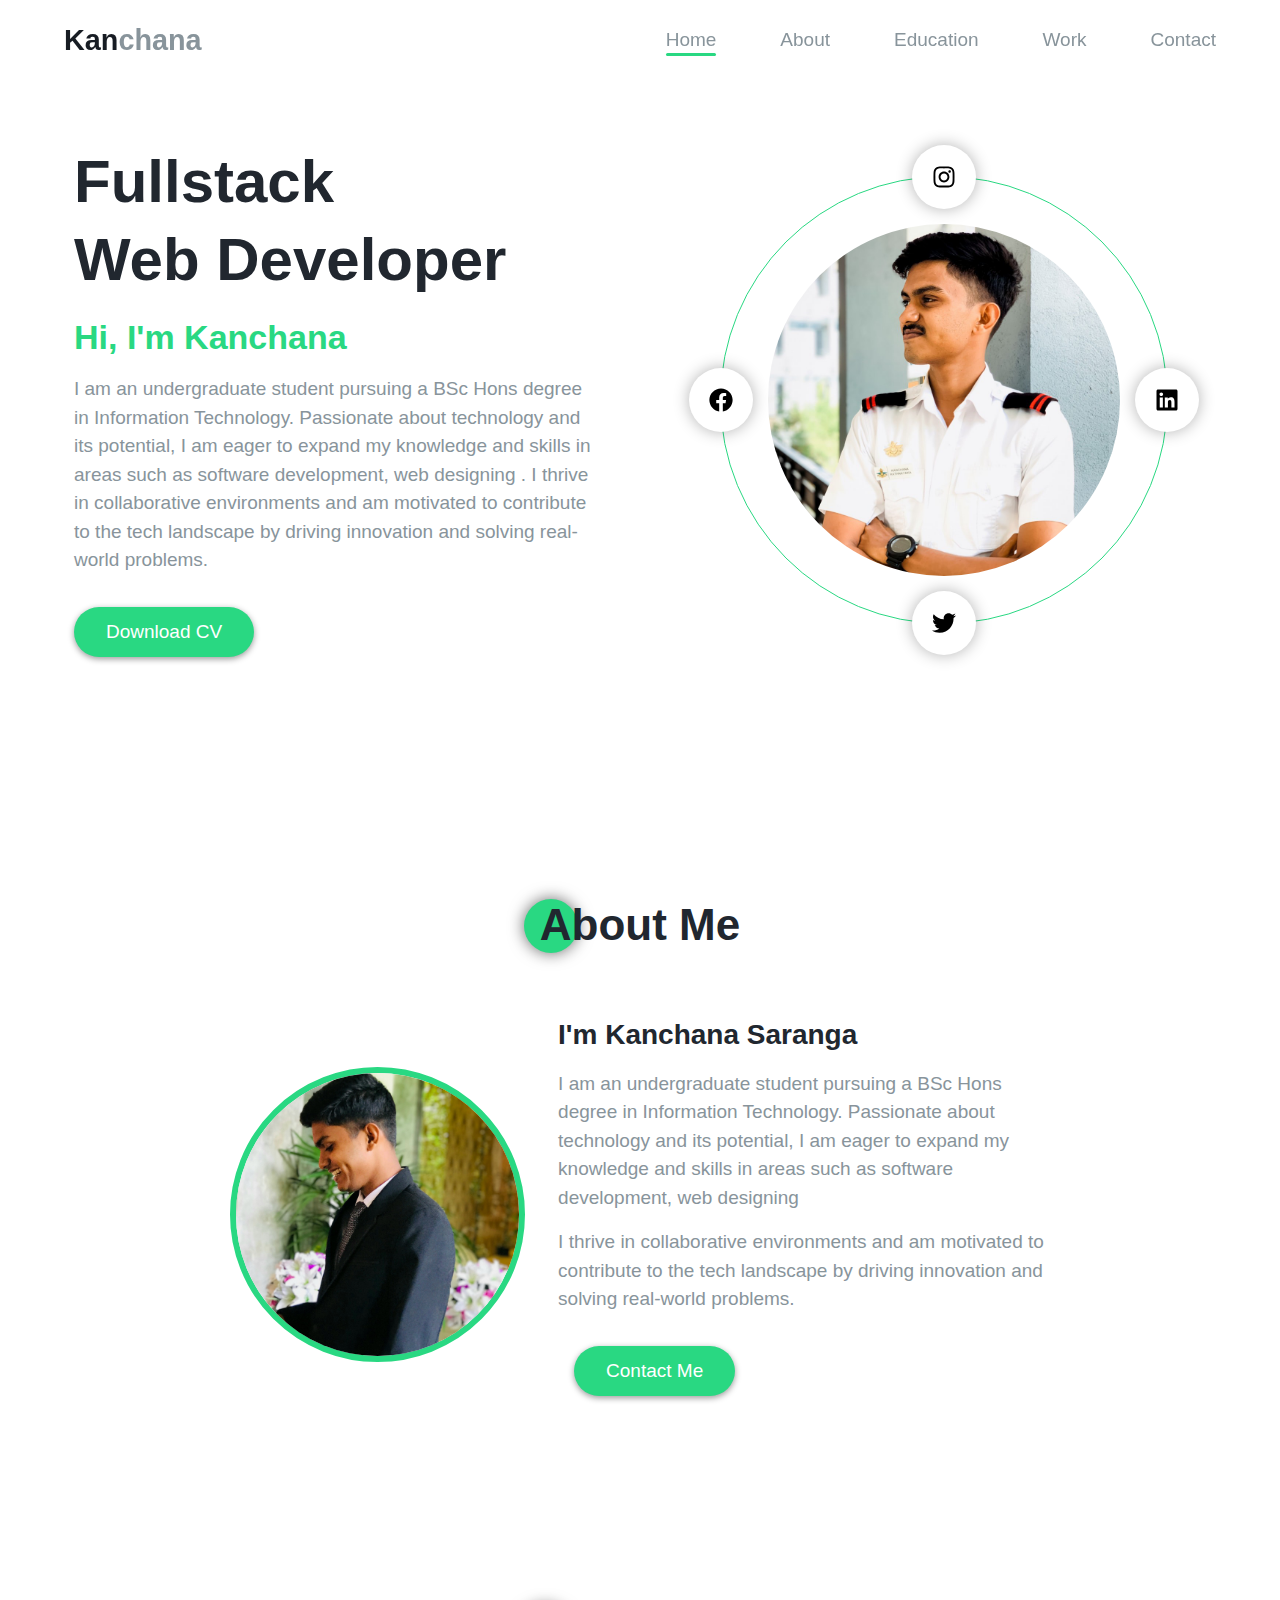
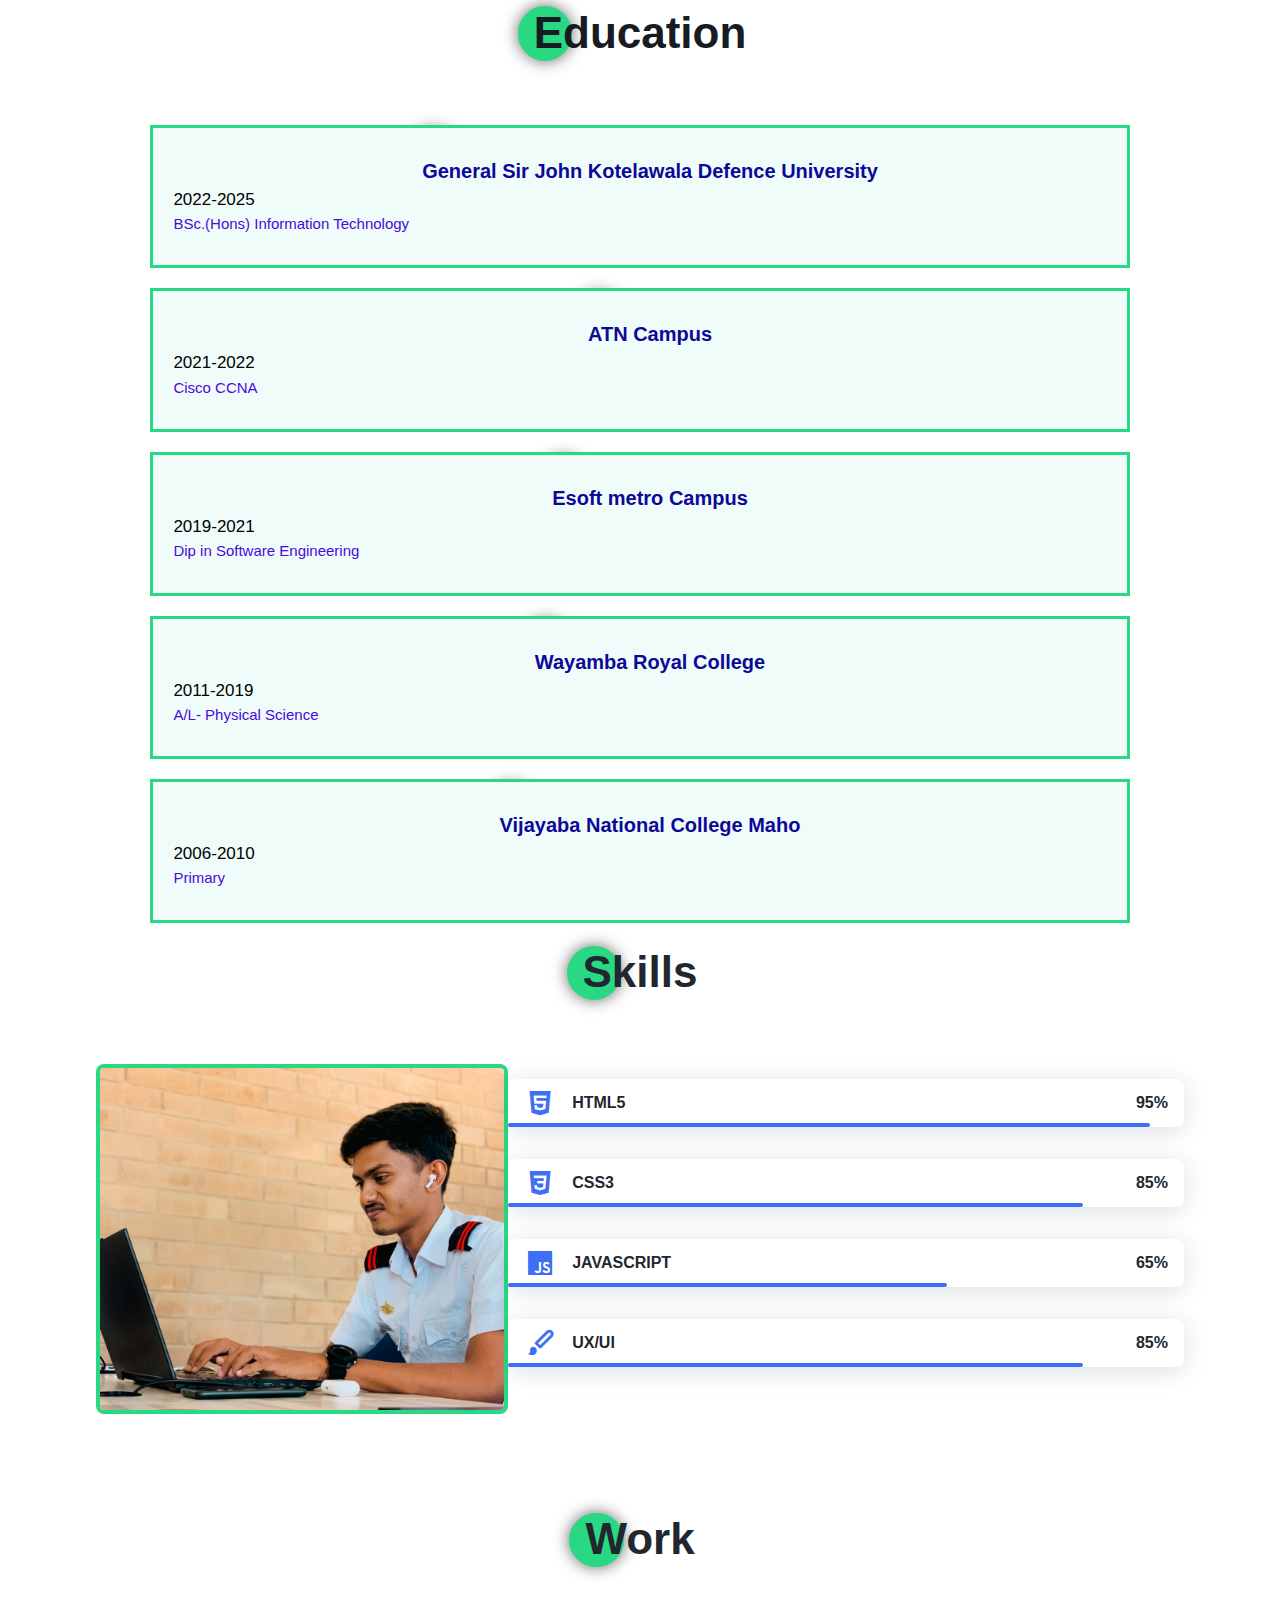
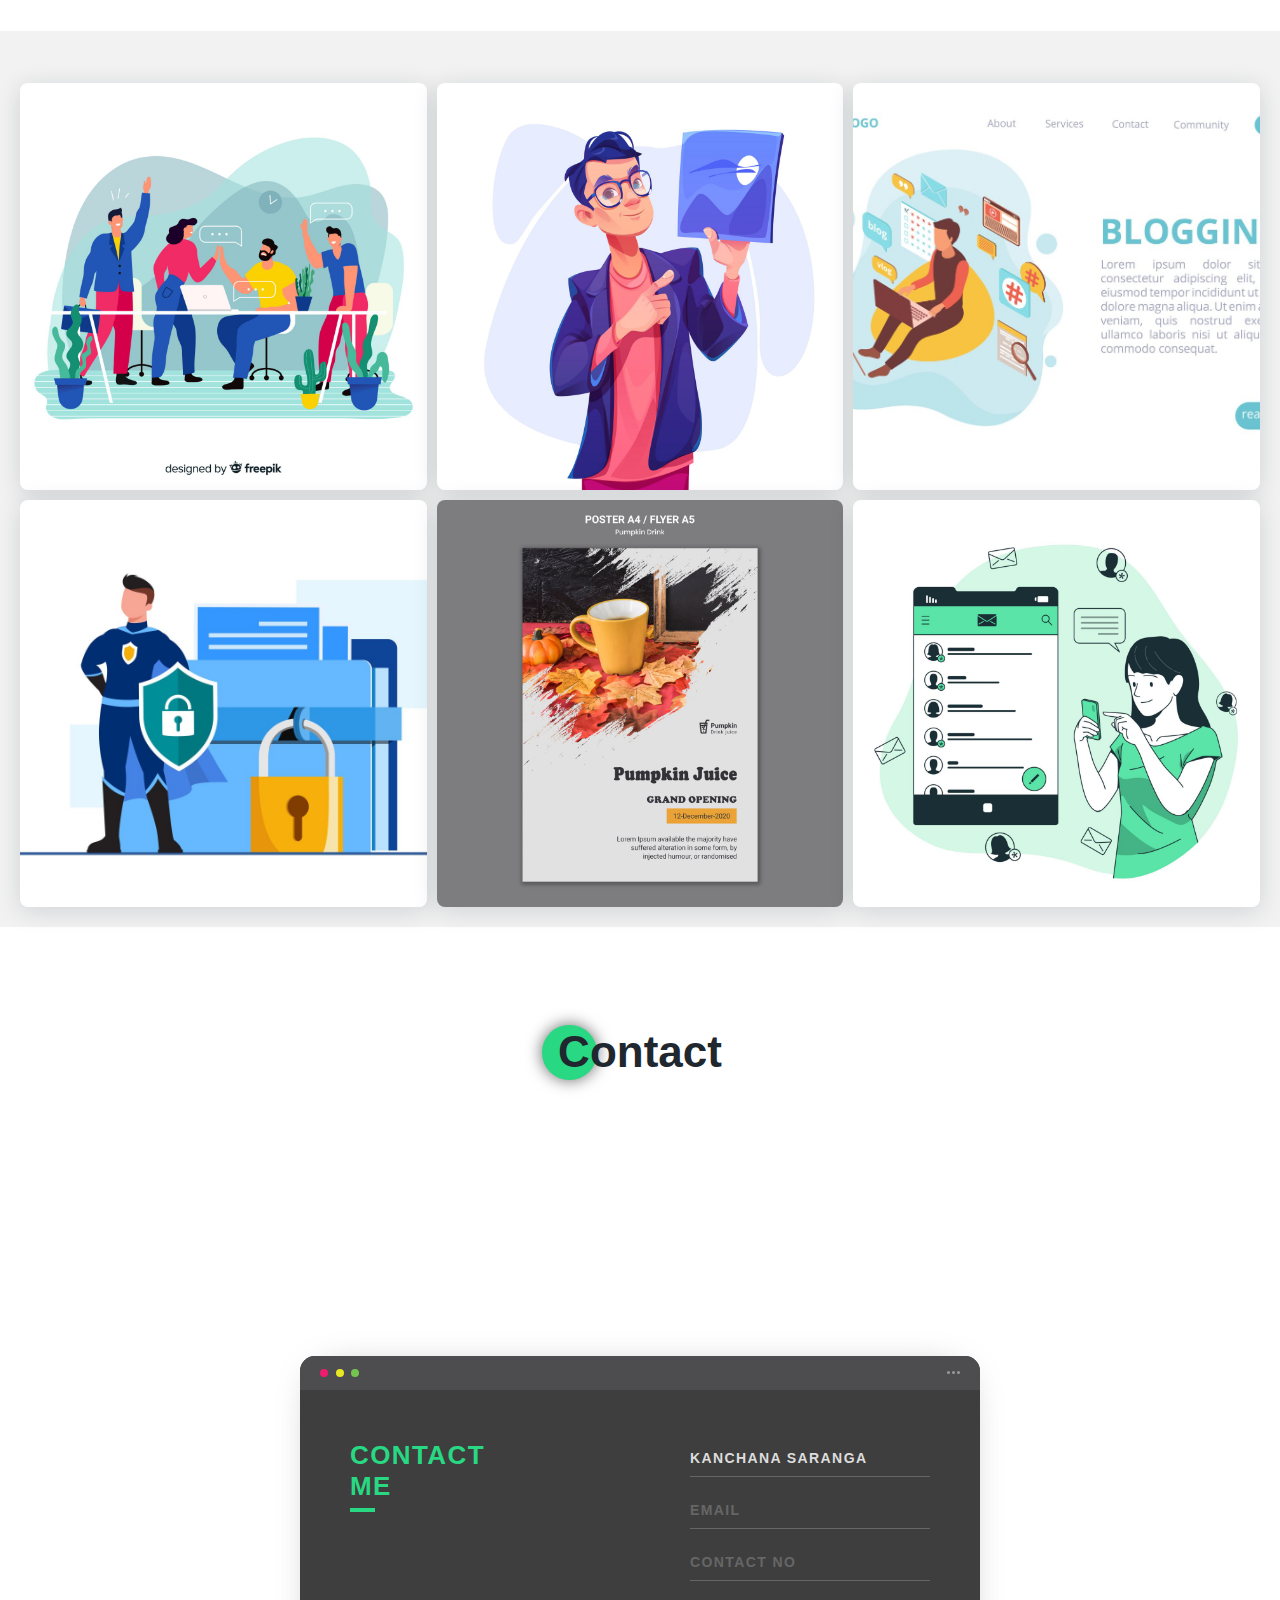
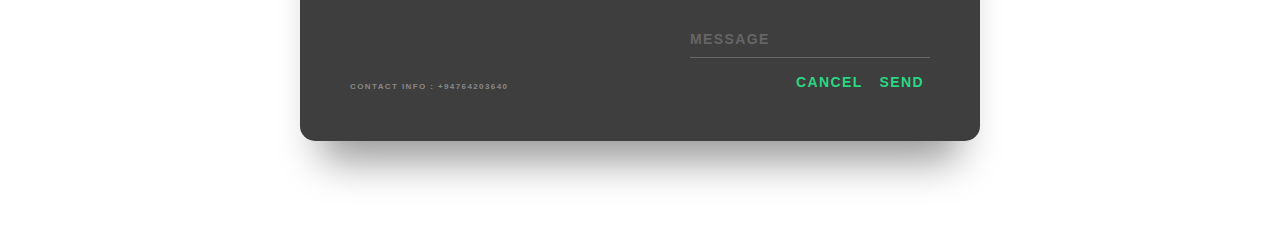
<file: Portfolio Website/index.html>
<!DOCTYPE html>
<html lang="en">
    <head>
        <meta charset="UTF-8">
        <meta http-equiv="X-UA-Compatible" content="IE=edge">
        <meta name="viewport" content="width=device-width , initial-scale=1.0">
        <title>Personal Portfolio Website</title>

        <!--..........Custom Css Link..........-->
        <link rel="stylesheet" href="style.css">
        <link href='https://cdn.jsdelivr.net/npm/boxicons@2.0.5/css/boxicons.min.css' rel='stylesheet'>
        <!--..........Font Awesome Link........-->
       <!---<link rel="stylesheet" href="https://cdnjs.cloudflare.com/ajax/libs/font-awesome/6.4.2/css/all.min.css"> --> 

    </head>
 
    <body>
        <!----..........Start Nav bar...........-->
        <nav >
            <div class="container nav-container">
                <a href="" class="logo">Kan<span>chana</span></a>

                <ul class="nav-links">
                    <li><a href="#" class="active">Home</a></li>
                    <li><a href="#About">About</a></li>
                    <li><a href="#exp">Education</a></li>
                    <li><a href="#work">Work</a></li>
                    <li><a href="#contact" >Contact</a></li>
                    
                </ul>

        </nav>
         <!--..........End Nav bar............-->
         <!--..........Start header section............-->
    
        <header>
        <div class="container header-container">
            <div class="header-left">
                    <h1>Fullstack<br>Web Developer</h1>
                    <h3> Hi, I'm Kanchana </h3>
                    <p>
                        I am an undergraduate student pursuing a BSc Hons degree in Information Technology. Passionate about technology and its potential, I am eager to expand my knowledge and skills in areas such as software development, web designing . I thrive in collaborative environments and am motivated to contribute to the tech landscape by driving innovation and solving real-world problems. </p>
                    <a href="./img/CV.pdf"  class="btn" >Download CV</a>
            </div>
            <div class="header-right">
                    <div class="circle">
                        <a href="https://www.facebook.com/kanchana.saranga">
                            <img src="./img/instagram.svg" height="24" width="24" alt="Instagram">
                            <i class="fa-instergram"></i>
                          </a>
                        <a href=""><img src="./img/linkedin.svg " height="24" width="24" alt=""><i class="fa-linkdin"></i></a>
                        <a href=" "><img src="./img/facebook.svg " height="24" width="24" alt=""><i class="fa-facebook"></i></a>
                        <a href=" "><img src="./img/twitter.svg " height="24" width="24" alt=""><i class="fa-twitter"></i></a>
                    </div>
                    <div class="hero-image">
                        <img src="./img/kanchana.jpg " alt="">
                    </div> 
                
            </div>
        </div>
    </header>
    
 
 

         <!--..........end header section............-->

        <!--..........Start about section............-->
        <section id="About">
            <h2>About Me</h2>
            <div class="container about-container">
                <div class="about-left">
                        <div class="about-image">
                            <img src="./img/ab.jpg" alt="">
                        </div>                   
                </div>
                <div class="about-right">
                   
                    <h4>I'm Kanchana Saranga</h4>
                    <p>
                        I am an undergraduate student pursuing a BSc Hons degree in Information Technology. Passionate about technology and its potential, I am eager to expand my knowledge and skills in areas such as software development, web designing
                    </p>
                    <p>
                        I thrive in collaborative environments and am motivated to contribute to the tech landscape by driving innovation and solving real-world problems.  </p>
                        <a href="" class="btn">Contact Me</a>
                    
                </div>

            </div>
        </section>

        <!--..........end about section............-->

        <!------EXPERIENCE SECTION------>
        <section class="home bd-grid" id="exp">

            <div class="container">
                <h2 class="heading-text">Education</h2>
                <div class="experience-list">
                  <div class="experience-content">
                    <h2>General Sir John Kotelawala Defence University </h2>
                    <h3>2022-2025</h3>
                    <p>BSc.(Hons) Information Technology</p>
                  </div>
                </div>
                <div class="experience-list">
                  <div class="experience-content">
                    <h2>ATN Campus</h2>
                    <h3>2021-2022</h3>
                    <p>Cisco CCNA</p>
                  </div>
                </div>
                <div class="experience-list">
                    <div class="experience-content">
                      <h2>Esoft metro Campus</h2>
                      <h3>2019-2021</h3>
                      <p>Dip in Software Engineering</p>
                    </div>
                  </div>
                <div class="experience-list">
                  <div class="experience-content">
                    <h2>Wayamba Royal College</h2>
                    <h3>2011-2019</h3>
                    <p>A/L- Physical Science</p>
                  </div>
                </div>
                <div class="experience-list">
                  <div class="experience-content">
                    <h2>Vijayaba National College Maho</h2>
                    <h3>2006-2010</h3>
                    <p>Primary</p>
                  </div>
                </div>
              
              
            </div>
          </div>
        </section>
        <!----..end exp..-->

         <!--.........start skills section............-->
           


        
         <section class="skills section" id="skills">
            <h2 class="section-title">Skills</h2>
    
            <div class="skills__container bd-grid flex-container">
                <div class="skills-content">
                 
                    <div class="skills__data">
                        <div class="skills__names">
                            <i class='bx bxl-html5 skills__icon'></i>
                            <span class="skills__name">HTML5</span>
                        </div>
                        <div class="skills__bar skills__html"></div>
                        <div>
                            <span class="skills__percentage">95%</span>
                        </div>
                    </div>
                    <div class="skills__data">
                        <div class="skills__names">
                            <i class='bx bxl-css3 skills__icon'></i>
                            <span class="skills__name">CSS3</span>
                        </div>
                        <div class="skills__bar skills__css">
                            
                        </div>
                        <div>
                            <span class="skills__percentage">85%</span>
                        </div>
                    </div>
                    <div class="skills__data">
                        <div class="skills__names">
                            <i class='bx bxl-javascript skills__icon' ></i>
                            <span class="skills__name">JAVASCRIPT</span>
                        </div>
                        <div class="skills__bar skills__js">
                            
                        </div>
                        <div>
                            <span class="skills__percentage">65%</span>
                        </div>
                    </div>
                    <div class="skills__data">
                        <div class="skills__names">
                            <i class='bx bxs-paint skills__icon'></i>
                            <span class="skills__name">UX/UI</span>
                        </div>
                        <div class="skills__bar skills__ux">
                            
                        </div>
                        <div>
                            <span class="skills__percentage">85%</span>
                        </div>
                    </div>
                </div>
                
                <div>              
                    <img src="./img/sk.jpg"alt="Small Image" width="350" height="350" class="skills__img">
                </div>
            </div>
        </section>

          <!---->

          <!---Start Work-->
          <h2 class="section-title">Work</h2>
          <section class="work section" id="work">
        

            <div class="work__container bd-grid">
                <a href="" class="work__img">
                    <img src="./img/photo_2023-10-17_10-07-02.jpg" alt="">
                </a>
                <a href="" class="work__img">
                    <img src="./img/photo_2023-10-17_10-07-06.jpg" alt="">
                </a>
                <a href="" class="work__img">
                    <img src="./img/photo_2023-10-17_10-07-10.jpg" alt="">
                </a>
                <a href="" class="work__img">
                    <img src="./img/photo_2023-10-17_10-07-14.jpg" alt="">
                </a>
                <a href="" class="work__img">
                    <img src="./img/photo_2023-10-17_10-07-17.jpg" alt="">
                </a>
                <a href="" class="work__img">
                    <img src="./img/photo_2023-10-17_10-07-21.jpg" alt="">
                </a>
            </div>
        </section>
            <section class="contact section" id="contact">
                <h2 class="section-title">Contact</h2>
                </section>
                 
        
        <iframe src="./contact.html" width="100%" height="600"></iframe>

   

    </body>

</html>
</file>
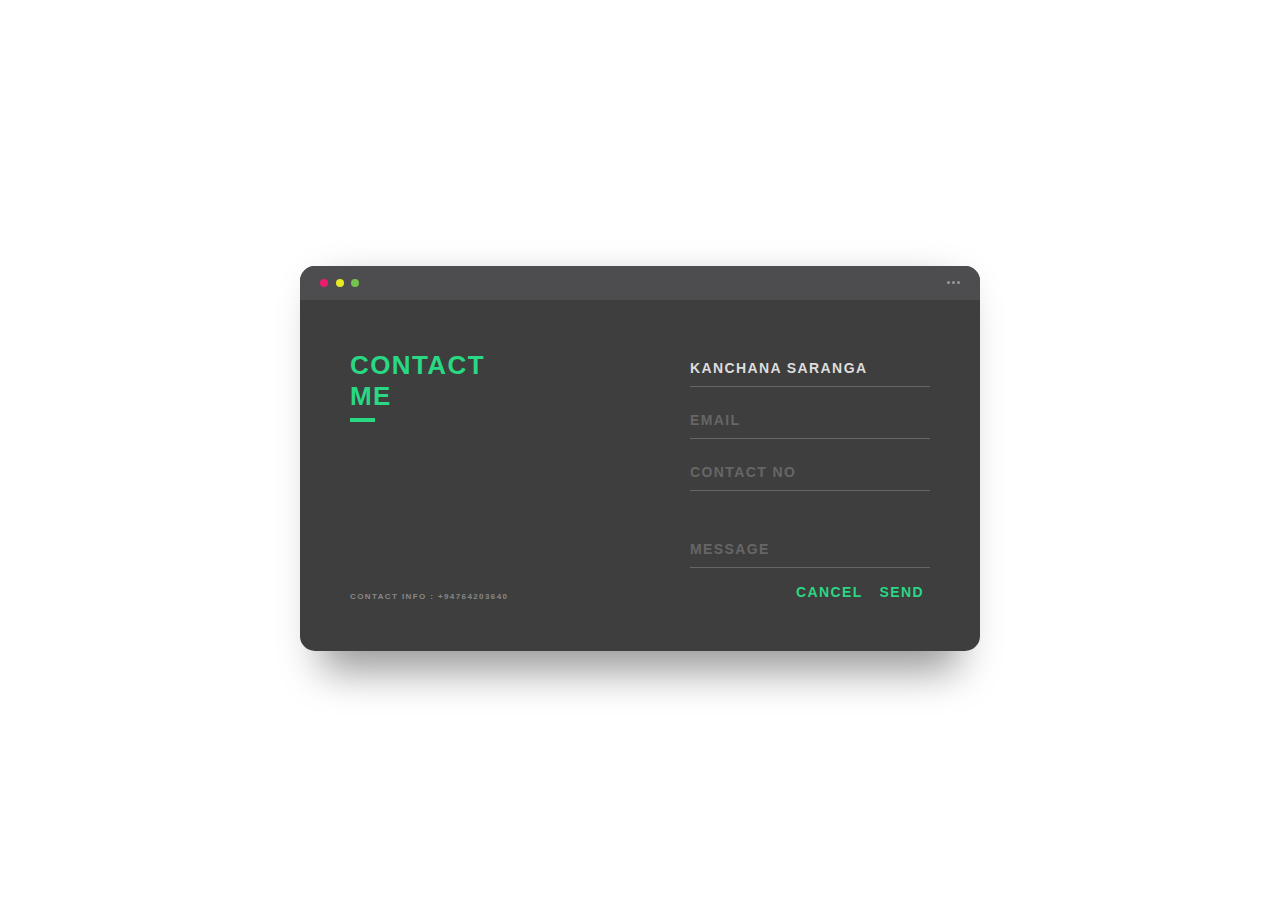
<file: Portfolio Website/contact.html>
<!DOCTYPE html>
<html lang="en">
    <head>
        <meta charset="UTF-8">
        <meta http-equiv="X-UA-Compatible" content="IE=edge">
        <meta name="viewport" content="width=device-width , initial-scale=1.0">
       

        <!--..........Custom Css Link..........-->
        <link rel="stylesheet" href="style1.css">
    </head>
<div class="background">
  <div class="container">
    <div class="screen">
      <div class="screen-header">
        <div class="screen-header-left">
          <div class="screen-header-button close"></div>
          <div class="screen-header-button maximize"></div>
          <div class="screen-header-button minimize"></div>
        </div>
        <div class="screen-header-right">
          <div class="screen-header-ellipsis"></div>
          <div class="screen-header-ellipsis"></div>
          <div class="screen-header-ellipsis"></div>
        </div>
      </div>
      <div class="screen-body">
        <div class="screen-body-item left">
          <div class="app-title">
            <span>CONTACT</span>
            <span>ME</span>
          </div>
          <div class="app-contact">CONTACT INFO : +94764203640</div>
        </div>
        <div class="screen-body-item">
          <div class="app-form">
            <div class="app-form-group">
              <input class="app-form-control" placeholder="NAME" value="Kanchana Saranga">
            </div>
            <div class="app-form-group">
              <input class="app-form-control" placeholder="Email">
            </div>
            <div class="app-form-group">
              <input class="app-form-control" placeholder="Contact no">
            </div>
            <div class="app-form-group message">
              <input class="app-form-control" placeholder="Message">
            </div>
            <div class="app-form-group buttons">
              <button class="app-form-button">CANCEL</button>
              <button class="app-form-button">SEND</button>
            </div>
          </div>
        </div>
      </div>
    </div>
    
  </div>
</div>
</file>
<file: Portfolio Website/style.css>
*{
    margin: 0;
    padding: 0; 
    box-sizing: border-box;
    text-decoration: none;
    list-style: none;
    outline: none;
    border: none;
}
html{
    scroll-behavior: smooth;
}

:root{
    --color-primary: #29d882;
    --color-priimary-varient: #00bd95;
    --color-white: #ffff;
    --color-light: #f0fcf9;
    --color-dark: #88949b;
    --color-black: #171c23;
    --color-off-black: #21272f;
    --bg-varint: #29d8831c;

    --transiction: .4s ease;
}

body{
    background: var(--color-white);
    font-family: 'Segoe UI', Tahoma, Geneva, Verdana, sans-serif;
    color: var(--color-off-black);
}

h1,h2,h3,h4,h5{
    font-weight: 700;
    line-height: 130%;
}

h1{
    font-size: 60px;
}

h2{
    font-size: 44px;
    text-align: center;  
    color: var(--color-off-black);
    width: fit-content;
    margin: auto;
    margin-bottom: 4rem;
    position: relative;
}


h2::before{
    content:'';
    position: absolute;
    bottom: 0;
    background: var(--color-primary);
    left: -1rem;
    height: 3.4rem;
    width: 3.4rem;
    border-radius: 50%;
    z-index: -1;
    box-shadow: 0 0 1rem rgba(0,0,0,0.6);
}

h3{
    font-size: 34px;
}

h4{
    font-size: 28px;
}

h5{
    font-size: 20px;
}

p{
    font-size: 19px;
    line-height: 150%;
    color: var(--color-dark);
}

img{
    display: block;
    width: 100%;
}

.btn{
    display: inline-block;
    width: fit-content;
    font-size: 19px;
    font-weight: 500;
    padding: 14px 32px;
    border-radius: 30px;
    background: var(--color-primary);
    color: var(--color-white);
    box-shadow: 0 2px 6px rgba(0,0,0,0.4);
    transition: var(--transiction);
}

.btn:hover{
    background: var(--color-priimary-varient);
    box-shadow: none;
}

section{
    padding: 6rem;
}

.container{
    width: 90%;
    max-width: 1420px;
    margin: 0 auto;
}

/*...................Start nav bar......................*/
nav{
    width: 100%;
    display: flex;
    align-items: center;
    height: 5rem;
    position: fixed;
    z-index: 10;
    left: 0;
    top: 0;
    border-color: var(--color-primary);
    margin-bottom: 5px;
    
  
}

.nav-container{
    height: 100%;
    display: flex;
    justify-content: space-between;
    align-items: center;
    border-color: var(--color-primary)

}

.logo{
    font-size: 1.8rem;
    font-weight: 700;
    color: var(--color-black);
}
.logo span{
    color: var(--color-dark);
}

.nav-links{
    display: flex;
    align-items: center;
    gap: 4rem;
}

.nav-links li a{
    color: var(--color-dark);
    font-size: 19px;
    position: relative;
    transition: var(--transiction);
} 

.nav-links li a::before{
    content: '';
    width: 0;
    height: 3px;
    background: var(--color-primary);
    position: absolute;
    border-radius: 6px;
    bottom: -6px;
    left: 0;
    transition: var(--transiction);
}
.nav-links li a:hover::before{
    width:100% ;
}
    

.nav-links li a:hover{
    color: var(--color-black) !important;
    
}
.active{
    color: var(--color-black);

}

.active::before{
    width: 100% !important;
}

/*...................End nav bar......................*/

/*..........start header section............*/
header{
    height:50rem;
    display: flex;
    align-items: center;
    position: relative;
    overflow: hidden;
    margin: 0; /* Add this line to remove margin */
    padding: 20px 0; /* Adjust the padding as needed */
    
}
 

.header-container{
    display: grid;
    grid-template-columns: auto 30rem;
    gap: 4rem;
    align-items: center;
    display: flex;
    justify-content: space-between;
}
.header-container h3{
    margin: 1rem 0  ;
    color: var(--color-primary);
}
.header-container p{
    margin: 0 0 2rem;
}
.header-right{
    display: flex;
    justify-content: center;
    align-items: center;
    flex: 1;
    padding: 0 10px;

}
.header-left{
  flex: 1;
  padding: 0 10px;
}

.circle{
    height: 28rem;
    width: 28rem;
     
    position: relative;
    border: 1px solid var(--color-primary);
    border-radius: 50%;
    animation: Moving 20s linear infinite;
}
@keyframes Moving{
    to{
        transform: rotate(360deg);
        filter: hue-rotate(360deg);
    }

}
.circle a{
    height: 4rem;
    width: 4rem;
    display: flex;
    justify-content: center;
    align-items: center;
    background: var(--color-white);
    position: absolute;
    border-radius: 50%;
    color: var(--color-primary);
    font-size: 22px;
    box-shadow: 0 0 1rem rgba(0, 0, 0, 0.3);
    transition: var(--transiction);
}

.circle a:hover{
    background: var(--color-primary);
    color:var(--color-white) ;
}
.circle a:nth-child(1){
    left: calc(50% - 2rem);
    top: -2rem;
}
.circle a:nth-child(2){
    top: calc(50% - 2rem);
    right: -2rem;

}
.circle a:nth-child(3){
    top: calc(50% - 2rem);
    left: -2rem;

}
.circle a:nth-child(4){
    left: calc(50% - 2rem);
    bottom: -2rem;

}

.hero-image{
    position: absolute;
    height: 22rem;
    width: 22rem;
    padding: 0rem;
    overflow: hidden;
    border-radius: 50%;
    background: var(--color-primary);
}


/*..........end header section............*/


/*.........start about section............*/
.about-container{
    display: grid;
    grid-template-columns: 36% auto;
    gap: 4%;
    padding: 0 5rem;
    align-items: center;
    margin-top: auto;
}

.about-image{
    border-radius: 50%;
    overflow: hidden;
    border: .4rem solid var(--color-primary);
    background: var(--color-priimary-varient);
    display: flex;
}

.about-image img{
    object-fit: cover;
    aspect-ratio: 1/1;
}

.about-right p {
    margin: 1rem 0;
}
.about-right .btn{
    margin: 1rem;
}
/*..........end about section............*/

/*....start exp....*/

.bg-lightgrey {
  background-color: var(--color-dark);
}
.edu-exp {
  padding: 10px 0px;
  width: 48%;
  margin: 1%;
  float: left;
  padding-left: 10px;
}
.experience-list {
  width: 100%;
  float: left;
  padding: 30px 10px;
  background: var(--color-light);
  margin-bottom: 20px;
  border: .2rem solid var(--color-primary);
}
.experience-content {
  width: 100%;
  float: left;
  margin-left: 10px;

}
.experience-content h2 {
  color: #0c0998;
  font-weight: 600;
  margin-bottom: 5px;
  font-size: 20px;
}
.experience-content h3 {
  color: black;
  font-weight: 500;
  margin-bottom: 2px;
  font-size: 17px;
}
.experience-content p {
  font-size: 15px;
  color: #4909e0;
}
.heading-text{
  color: var(--color-black);
}

/*....end exp....*



 
/*........start skiils........*/

/*===== GOOGLE FONTS =====*/
@import url("https://fonts.googleapis.com/css2?family=Poppins:wght@400;600;700&display=swap");
/*===== VARIABLES CSS =====*/
:root {
  --header-height: 3rem;
  --font-semi: 600;
  /*===== Colores =====*/
  /*Purple 260 - Red 355 - Blue 224 - Pink 340*/
  /* HSL color mode */
  --hue-color: 224;
  --first-color: hsl(var(--hue-color), 89%, 60%);
  --second-color: hsl(var(--hue-color), 56%, 12%);
  /*===== Fuente y tipografia =====*/
  --body-font: 'Poppins', sans-serif;
  --big-font-size: 2rem;
  --h2-font-size: 1.25rem;
  --normal-font-size: .938rem;
  --smaller-font-size: .75rem;
  /*===== Margenes =====*/
  --mb-2: 1rem;
  --mb-4: 2rem;
  --mb-5: 2.5rem;
  --mb-6: 3rem;
  /*===== z index =====*/
  --z-back: -10;
  --z-fixed: 100;
}

@media screen and (min-width: 968px) {
    :root {
      --big-font-size: 3.5rem;
      --h2-font-size: 2rem;
      --normal-font-size: 1rem;
      --smaller-font-size: .875rem;
    }
  }

  .skills__container {
    row-gap: 2rem;
    text-align: center;
    display: flex;
    flex-direction: row-reverse; /* Reverses the order of items */
    justify-content: space-between; /* Creates space between the items */
    align-items: center;
  }
  
  .skills__subtitle {
    margin-bottom: var(--mb-2);
  }
  
  .skills__text {
    margin-bottom: var(--mb-4);
  }
  
  .skills__data {
    display: flex;
    justify-content: space-between;
    align-items: center;
    position: relative;
    font-weight: var(--font-semi);
    padding: .5rem 1rem;
    margin-bottom: var(--mb-4);
    border-radius: .5rem;
    box-shadow: 0px 4px 25px rgba(14, 36, 49, 0.15);
  }
  
  .skills-content {
    flex: 1;
}

.skills__img-container {
    flex: 1;
    text-align: right;
}
  
  .skills__icon {
    font-size: 2rem;
    margin-right: var(--mb-2);
    color: var(--first-color);
  }
  
  .skills__names {
    display: flex;
    align-items: center;
  }
  
  .skills__bar {
    position: absolute;
    left: 0;
    bottom: 0;
    background-color: var(--first-color);
    height: .25rem;
    border-radius: .5rem;
    z-index: var(--z-back);
  }
  
  .skills__html {
    width: 95%;
  }
  
  .skills__css {
    width: 85%;
  }
  
  .skills__js {
    width: 65%;
  }
  
  .skills__ux {
    width: 85%;
  }
  
  .skills__img {
    border-radius: .5rem;
    border: .3rem solid var(--color-primary);
  }
  

  /* ===== WORK =====*/
.work__container {
    row-gap: 2rem;
  }
  
  .work__img {
    box-shadow: 0px 4px 25px rgba(14, 36, 49, 0.15);
    border-radius: .5rem;
    overflow: hidden;
  }
  
  .work__img img {
    transition: 1s;
  }
  
  .work__img img:hover {
    transform: scale(1.1);
  }
  .work__container {
    grid-template-columns: repeat(3, 1fr);
    column-gap: 2rem;
  }
  .work__container {
    grid-template-columns: repeat(2, 1fr);
    column-gap: 2rem;
    padding-top: 2rem;
  }

/* Style for the work section */
.work {
    background-color: #f2f2f2;
    padding: 20px;
}

/* Style for the work container */
.work__container {
    display: grid;
    grid-template-columns: repeat(3, 1fr);
    gap: 10px;
}

/* Style for each work image */
.work__img {
    overflow: hidden;
    position: relative;
}

/* Style for the image inside work__img */
.work__img img {
    width: 100%;
    height: 100%;
    object-fit: cover;
    transition: transform 0.2s;
}

/* Hover effect for the images */
.work__img:hover img {
    transform: scale(1.1);
}




/*.............start contact............*/
  .contact__input {
    width: 100%;
    font-size: var(--normal-font-size);
    font-weight: var(--font-semi);
    padding: 1rem;
    border-radius: .5rem;
    border: 1.5px solid var(--second-color);
    outline: none;
    margin-bottom: var(--mb-4);
  }
  
  .contact__button {
    display: block;
    border: none;
    outline: none;
    font-size: var(--normal-font-size);
    cursor: pointer;
    margin-left: auto;
  }
.contact__input{
    border: .1rem solid var(--color-primary);
}
.contact__button button{
    border: .1rem solid var(--color-primary);
}

/****/
</file>
<file: Portfolio Website/style1.css>
*, *:before, *:after {
  box-sizing: border-box;
  -webkit-font-smoothing: antialiased;
  -moz-osx-font-smoothing: grayscale;
}

body {
  background: linear-gradient(to right, #ffffff 0%, #fffffff3 100%);
  font-size: 12px;
}

body, button, input {
  font-family: 'Montserrat', sans-serif;
  font-weight: 700;
  letter-spacing: 1.4px;
}

.background {
  display: flex;
  min-height: 100vh;
}

.container {
  flex: 0 1 700px;
  margin: auto;
  padding: 10px;
}

.screen {
  position: relative;
  background: #3e3e3e;
  border-radius: 15px;
}

.screen:after {
  content: '';
  display: block;
  position: absolute;
  top: 0;
  left: 20px;
  right: 20px;
  bottom: 0;
  border-radius: 15px;
  box-shadow: 0 20px 40px rgba(0, 0, 0, .4);
  z-index: -1;
}

.screen-header {
  display: flex;
  align-items: center;
  padding: 10px 20px;
  background: #4d4d4f;
  border-top-left-radius: 15px;
  border-top-right-radius: 15px;
}

.screen-header-left {
  margin-right: auto;
}

.screen-header-button {
  display: inline-block;
  width: 8px;
  height: 8px;
  margin-right: 3px;
  border-radius: 8px;
  background: white;
}

.screen-header-button.close {
  background: #ed1c6f;
}

.screen-header-button.maximize {
  background: #e8e925;
}

.screen-header-button.minimize {
  background: #74c54f;
}

.screen-header-right {
  display: flex;
}

.screen-header-ellipsis {
  width: 3px;
  height: 3px;
  margin-left: 2px;
  border-radius: 8px;
  background: #999;
}

.screen-body {
  display: flex;
}

.screen-body-item {
  flex: 1;
  padding: 50px;
}

.screen-body-item.left {
  display: flex;
  flex-direction: column;
}

.app-title {
  display: flex;
  flex-direction: column;
  position: relative;
  color: #29d882;
  font-size: 26px;
}

.app-title:after {
  content: '';
  display: block;
  position: absolute;
  left: 0;
  bottom: -10px;
  width: 25px;
  height: 4px;
  background: #29d882;
}

.app-contact {
  margin-top: auto;
  font-size: 8px;
  color: #888;
}

.app-form-group {
  margin-bottom: 15px;
}

.app-form-group.message {
  margin-top: 40px;
}

.app-form-group.buttons {
  margin-bottom: 0;
  text-align: right;
}

.app-form-control {
  width: 100%;
  padding: 10px 0;
  background: none;
  border: none;
  border-bottom: 1px solid #666;
  color: #ddd;
  font-size: 14px;
  text-transform: uppercase;
  outline: none;
  transition: border-color .2s;
}

.app-form-control::placeholder {
  color: #666;
}

.app-form-control:focus {
  border-bottom-color: #ddd;
}

.app-form-button {
  background: none;
  border: none;
  color: #29d882;
  font-size: 14px;
  cursor: pointer;
  outline: none;
}

.app-form-button:hover {
  color: #29d882;
}

.credits {
  display: flex;
  justify-content: center;
  align-items: center;
  margin-top: 20px;
  color: #ffa4bd;
  font-family: 'Roboto Condensed', sans-serif;
  font-size: 16px;
  font-weight: normal;
}

.credits-link {
  display: flex;
  align-items: center;
  color: #fff;
  font-weight: bold;
  text-decoration: none;
}

.dribbble {
  width: 20px;
  height: 20px;
  margin: 0 5px;
}

@media screen and (max-width: 520px) {
  .screen-body {
    flex-direction: column;
  }

  .screen-body-item.left {
    margin-bottom: 30px;
  }

  .app-title {
    flex-direction: row;
  }

  .app-title span {
    margin-right: 12px;
  }

  .app-title:after {
    display: none;
  }
}

@media screen and (max-width: 600px) {
  .screen-body {
    padding: 40px;
  }

  .screen-body-item {
    padding: 0;
  }
}
</file>
